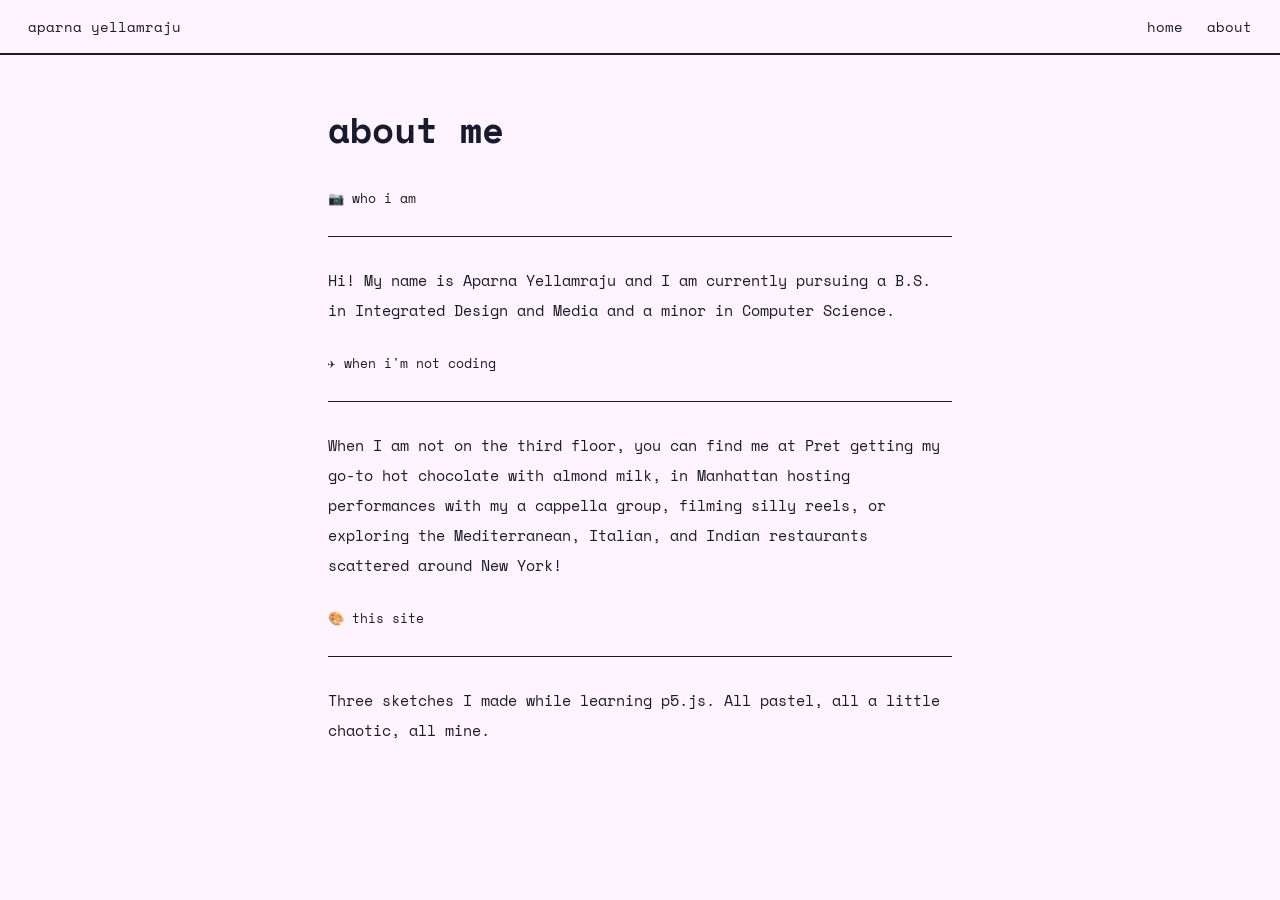
<file: about (1).html>
<!DOCTYPE html>
<html lang="en">
<head>
  <meta charset="UTF-8">
  <meta name="viewport" content="width=device-width, initial-scale=1.0">
  <title>about — aparna</title>
  <link href="https://fonts.googleapis.com/css2?family=Space+Mono:wght@400;700&display=swap" rel="stylesheet">
  <style>
    * { margin: 0; padding: 0; box-sizing: border-box; }

    body {
      font-family: 'Space Mono', monospace;
      background: #fdf4ff;
      color: #1a1a2e;
      min-height: 100vh;
    }

    nav {
      display: flex;
      justify-content: space-between;
      align-items: center;
      padding: 16px 28px;
      border-bottom: 2px solid #1a1a2e;
    }

    nav a {
      font-size: 14px;
      color: #1a1a2e;
      text-decoration: none;
    }

    nav a:hover {
      text-decoration: underline;
    }

    .nav-links {
      display: flex;
      gap: 24px;
    }

    .page {
      max-width: 680px;
      margin: 0 auto;
      padding: 48px 28px 100px;
    }

    h1 {
      font-size: 36px;
      font-weight: 700;
      margin-bottom: 32px;
    }

    .bio-block {
      margin-bottom: 28px;
    }

    .bio-label {
      font-size: 13px;
      margin-bottom: 10px;
    }

    .bio-text {
      font-size: 15px;
      line-height: 2;
      font-weight: 400;
    }

    hr {
      border: none;
      border-top: 1px solid #1a1a2e;
      margin: 28px 0;
    }
  </style>
</head>
<body>

<nav>
  <a href="index.html">aparna yellamraju</a>
  <div class="nav-links">
    <a href="index.html">home</a>
    <a href="about.html">about</a>
  </div>
</nav>

<div class="page">
  <h1>about me</h1>

  <div class="bio-block">
    <div class="bio-label">📷 who i am</div>
    <hr>
    <p class="bio-text">
      Hi! My name is Aparna Yellamraju and I am currently pursuing a B.S. in Integrated Design and Media and a minor in Computer Science.
    </p>
  </div>

  <div class="bio-block">
    <div class="bio-label">✈️ when i'm not coding</div>
    <hr>
    <p class="bio-text">
      When I am not on the third floor, you can find me at Pret getting my go-to hot chocolate with almond milk, in Manhattan hosting performances with my a cappella group, filming silly reels, or exploring the Mediterranean, Italian, and Indian restaurants scattered around New York!
    </p>
  </div>

  <div class="bio-block">
    <div class="bio-label">🎨 this site</div>
    <hr>
    <p class="bio-text">
      Three sketches I made while learning p5.js. All pastel, all a little chaotic, all mine.
    </p>
  </div>

</div>

</body>
</html>
</file>
